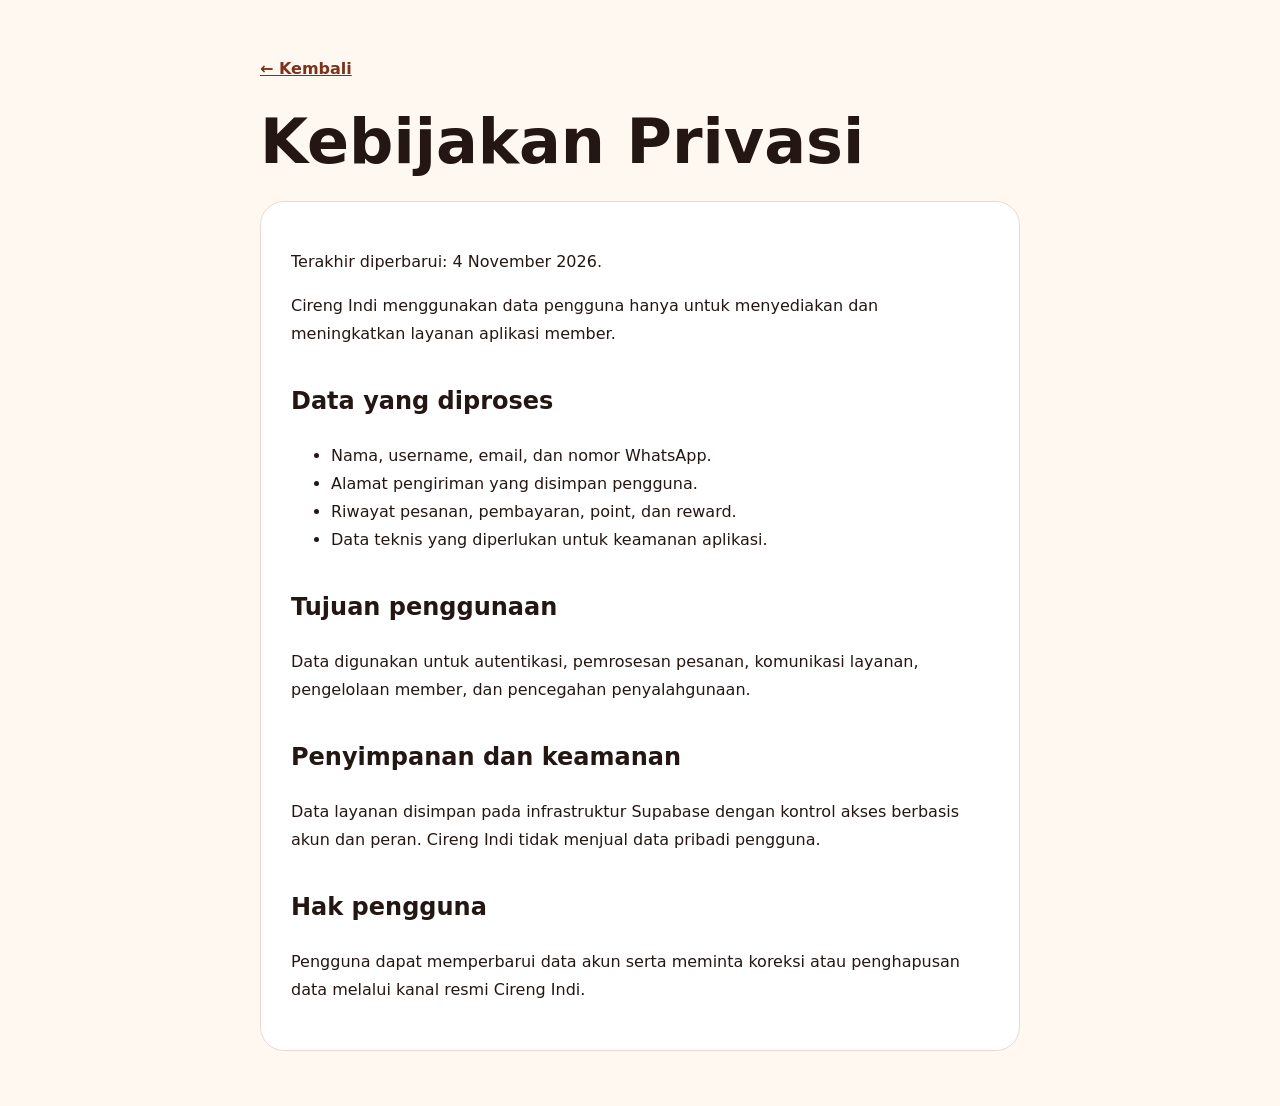
<file: docs/privacy/index.html>
<!doctype html><html lang="id"><head><meta charset="utf-8"><meta name="viewport" content="width=device-width,initial-scale=1"><title>Kebijakan Privasi — Cireng Indi</title><style>body{margin:0;background:#fff8f1;color:#241713;font:16px/1.75 system-ui,-apple-system,Segoe UI,sans-serif}.w{width:min(760px,calc(100% - 32px));margin:55px auto}.back{color:#7d321b;font-weight:800}h1{font-size:clamp(38px,7vw,62px);line-height:1;margin:28px 0}h2{margin-top:32px}section{background:#fff;border:1px solid #ead9d0;border-radius:24px;padding:30px}</style></head><body><main class="w"><a class="back" href="../">← Kembali</a><h1>Kebijakan Privasi</h1><section><p>Terakhir diperbarui: 4 November 2026.</p><p>Cireng Indi menggunakan data pengguna hanya untuk menyediakan dan meningkatkan layanan aplikasi member.</p><h2>Data yang diproses</h2><ul><li>Nama, username, email, dan nomor WhatsApp.</li><li>Alamat pengiriman yang disimpan pengguna.</li><li>Riwayat pesanan, pembayaran, point, dan reward.</li><li>Data teknis yang diperlukan untuk keamanan aplikasi.</li></ul><h2>Tujuan penggunaan</h2><p>Data digunakan untuk autentikasi, pemrosesan pesanan, komunikasi layanan, pengelolaan member, dan pencegahan penyalahgunaan.</p><h2>Penyimpanan dan keamanan</h2><p>Data layanan disimpan pada infrastruktur Supabase dengan kontrol akses berbasis akun dan peran. Cireng Indi tidak menjual data pribadi pengguna.</p><h2>Hak pengguna</h2><p>Pengguna dapat memperbarui data akun serta meminta koreksi atau penghapusan data melalui kanal resmi Cireng Indi.</p></section></main></body></html>
</file>
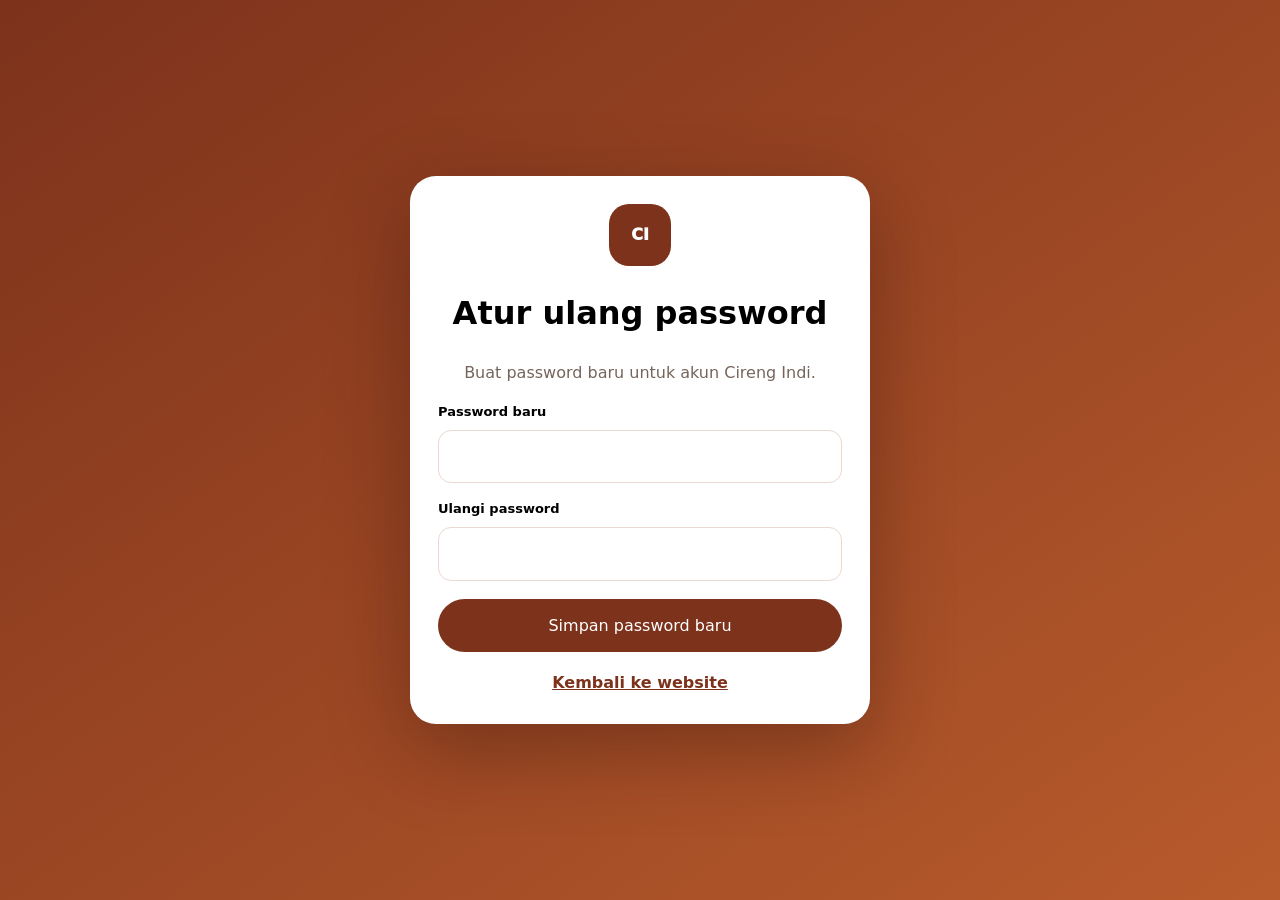
<file: docs/reset-password/index.html>
<!doctype html><html lang="id"><head><meta charset="utf-8"><meta name="viewport" content="width=device-width,initial-scale=1"><title>Reset Password — Cireng Indi</title><style>*{box-sizing:border-box}body{margin:0;min-height:100vh;display:grid;place-items:center;background:linear-gradient(145deg,#7d321b,#b85b2c);font:16px/1.6 system-ui,-apple-system,Segoe UI,sans-serif;padding:24px}.box{width:min(460px,100%);background:#fff;border-radius:26px;padding:28px;box-shadow:0 25px 80px #35150d66}.logo{width:62px;height:62px;border-radius:20px;background:#7d321b;color:#fff;display:grid;place-items:center;font-weight:950;margin:auto}h1{text-align:center}p{text-align:center;color:#75645c}label{font-size:13px;font-weight:800;display:block;margin:16px 0 7px}input{width:100%;border:1px solid #ead9d0;border-radius:13px;padding:13px;font:inherit}button{width:100%;border:0;border-radius:999px;background:#7d321b;color:#fff;padding:14px;font-weight:900;font:inherit;margin-top:18px}.msg{display:none;margin-top:15px;border-radius:12px;padding:12px;background:#fff1cc;color:#705419}.msg.show{display:block}.msg.ok{background:#e3f7e9;color:#17653b}.back{display:block;text-align:center;margin-top:18px;color:#7d321b;font-weight:800}</style></head><body><main class="box"><div class="logo">CI</div><h1>Atur ulang password</h1><p>Buat password baru untuk akun Cireng Indi.</p><form id="form"><label>Password baru</label><input id="password" type="password" minlength="8" autocomplete="new-password" required><label>Ulangi password</label><input id="confirm" type="password" minlength="8" autocomplete="new-password" required><button>Simpan password baru</button></form><div id="msg" class="msg"></div><a class="back" href="../">Kembali ke website</a></main><script>
const URL="https://tbviryuimoxgapubdjio.supabase.co",KEY="sb_publishable_DxP6XDJP2XfZAC45pAniHQ_1WJqC4Fr",hash=new URLSearchParams(location.hash.slice(1)),msg=document.getElementById("msg"),form=document.getElementById("form");function show(t,o=false){msg.textContent=t;msg.className="msg show"+(o?" ok":"")}if(hash.get("error_description"))show(hash.get("error_description"));form.addEventListener("submit",async e=>{e.preventDefault();if(password.value.length<8)return show("Password minimal 8 karakter.");if(password.value!==confirm.value)return show("Konfirmasi password tidak sama.");const token=hash.get("access_token");if(!token)return show("Tautan reset tidak valid atau kedaluwarsa. Minta tautan baru dari aplikasi.");const b=form.querySelector("button");b.disabled=true;b.textContent="Menyimpan…";try{const r=await fetch(URL+"/auth/v1/user",{method:"PUT",headers:{apikey:KEY,Authorization:"Bearer "+token,"Content-Type":"application/json"},body:JSON.stringify({password:password.value})}),d=await r.json().catch(()=>({}));if(!r.ok)throw Error(d.msg||d.message||"Gagal memperbarui password");form.hidden=true;show("Password berhasil diperbarui. Silakan login kembali di aplikasi.",true)}catch(x){show(x.message)}finally{b.disabled=false;b.textContent="Simpan password baru"}});</script></body></html>
</file>
